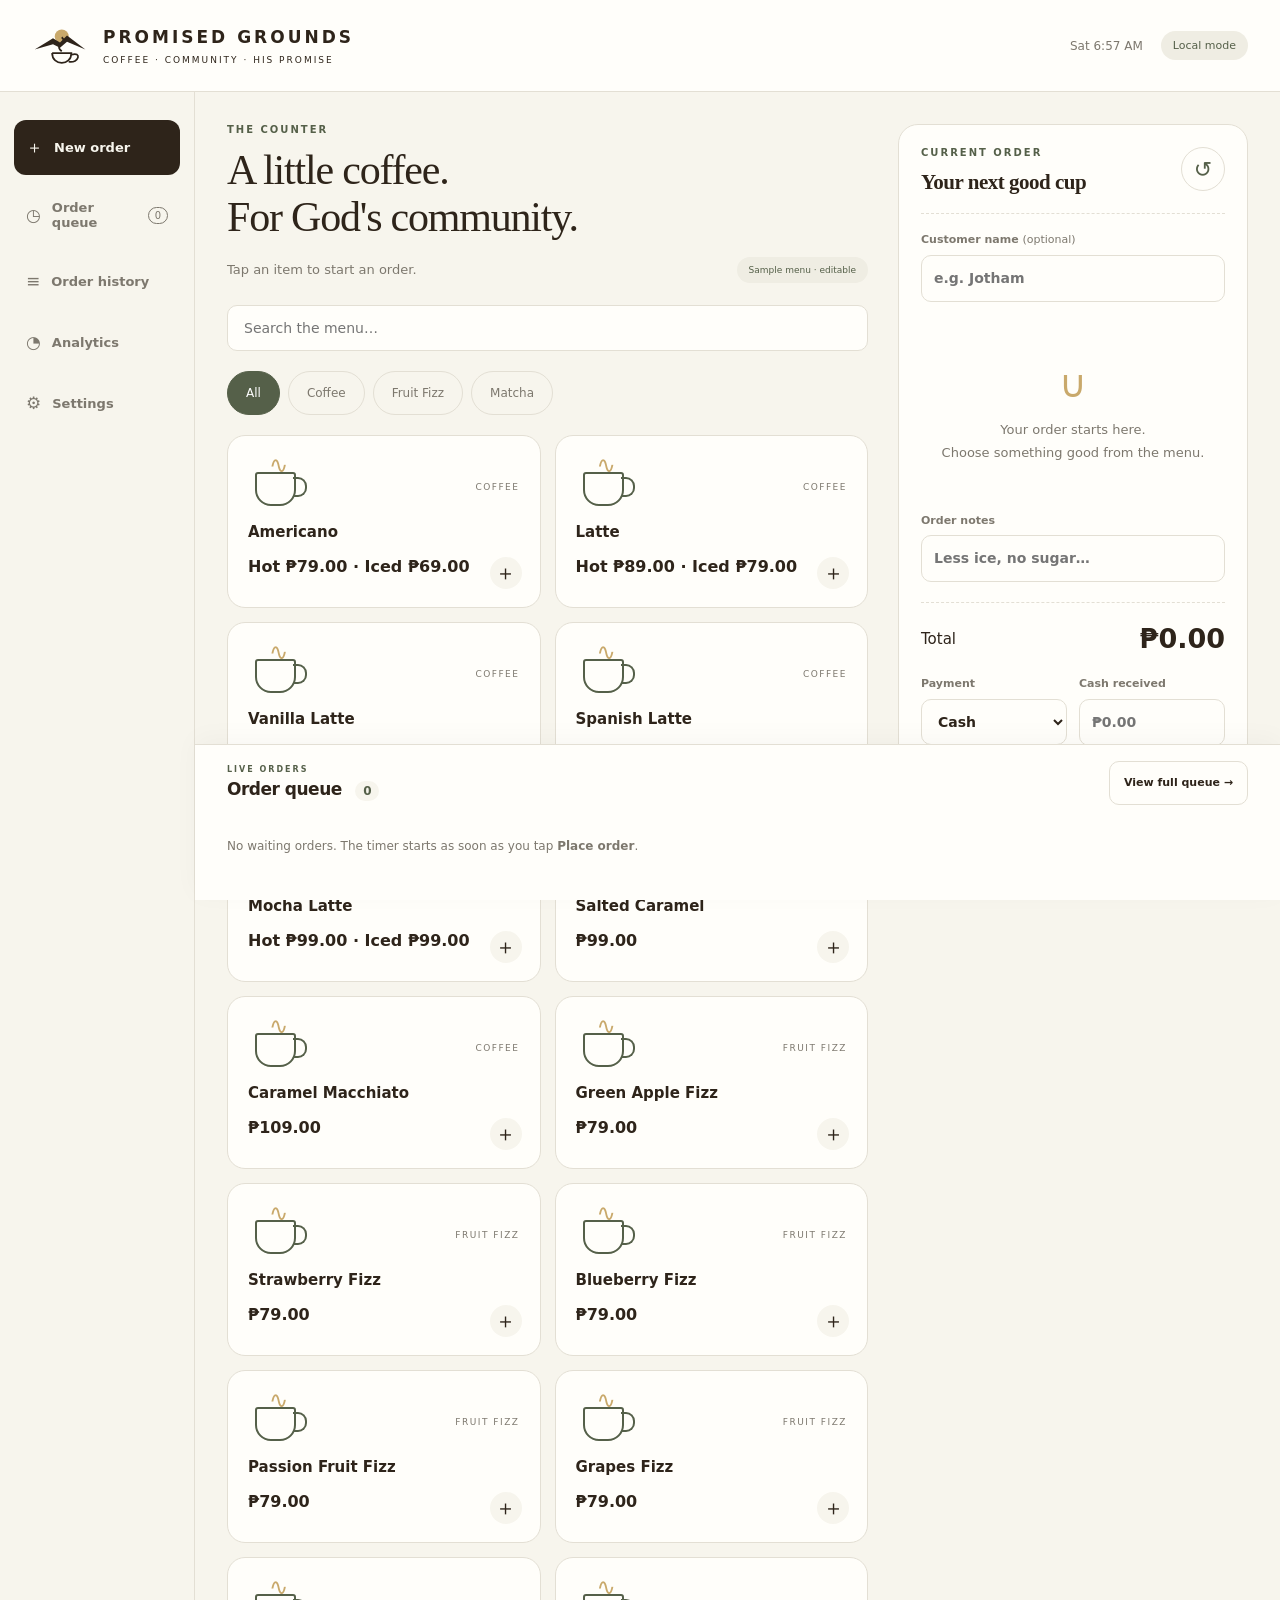
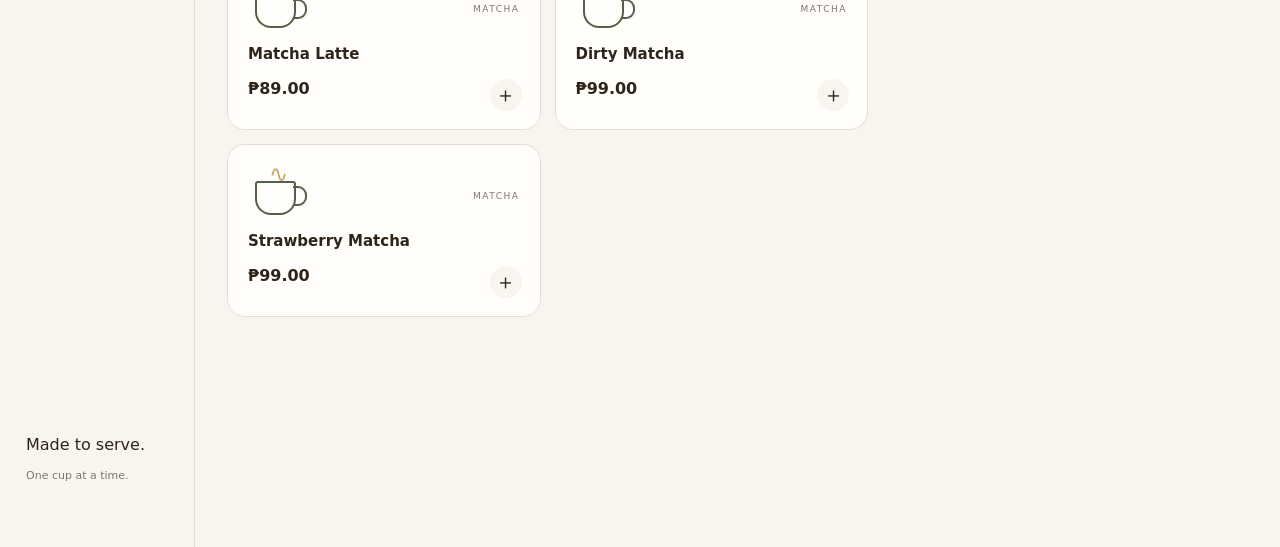
<file: index.html>
<!doctype html>
<html lang="en"><head><meta charset="utf-8"><meta name="viewport" content="width=device-width,initial-scale=1,viewport-fit=cover"><meta name="theme-color" content="#2E241A"><title>Promised Grounds — Café POS</title><link rel="stylesheet" href="styles.css"></head>
<body>
<header><div class="brand"><svg viewBox="0 0 64 48" aria-hidden="true"><circle cx="34" cy="13" r="8" fill="#C9A96B"/><path d="M3 28 24 15 32 20 40 12 61 28 40 19 32 26 24 22Z" fill="currentColor"/><path d="M23 32h22c0 15-22 15-22 0m22 2c12-4 9 10-3 8M34 30c-10-8 8-9 0-16" fill="none" stroke="currentColor" stroke-width="2"/></svg><div><b>PROMISED GROUNDS</b><small>COFFEE · COMMUNITY · HIS PROMISE</small></div></div><div class="header-right"><span id="clock"></span><span class="pill" id="connection">Local mode</span></div></header>
<div class="app"><nav aria-label="Main navigation"><button class="nav active" data-view="sale">＋ <span>New order</span></button><button class="nav" data-view="queue">◷ <span>Order queue</span><em id="queueCount">0</em></button><button class="nav" data-view="history">≡ <span>Order history</span></button><button class="nav" data-view="analytics">◔ <span>Analytics</span></button><button class="nav" data-view="settings">⚙ <span>Settings</span></button><div class="nav-foot">Made to serve.<br><small>One cup at a time.</small></div></nav>
<main>
<section id="sale" class="view"><div class="sale-layout"><div class="menu-area"><div class="eyebrow">THE COUNTER</div><h1>A little coffee.<br>For God's community.</h1><div class="section-line"><p>Tap an item to start an order.</p><span class="badge">Sample menu · editable</span></div><input id="search" type="search" placeholder="Search the menu…" aria-label="Search menu"><div id="categories" class="tabs"></div><div id="products" class="products"></div></div>
<aside class="ticket"><div class="ticket-head"><div><div class="eyebrow">CURRENT ORDER</div><h2>Your next good cup</h2></div><button id="clearCart" class="icon-button" aria-label="Clear cart">↺</button></div><div class="ticket-fields"><label>Customer name <span>(optional)</span><input id="customer" maxlength="80" placeholder="e.g. Jotham"></label></div><div id="cart" class="cart"></div><label class="note">Order notes<input id="notes" maxlength="300" placeholder="Less ice, no sugar…"></label><div class="ticket-bottom"><div class="total"><span>Total</span><b id="total">₱0.00</b></div><div class="split"><label>Payment<select id="payment"><option>Cash</option><option>GCash</option><option>Unpaid</option></select></label><label id="cashLabel">Cash received<input id="cash" type="number" inputmode="decimal" min="0" step="0.01" placeholder="₱0.00"></label></div><div id="change" class="change"></div><button id="placeOrder" class="primary full" disabled>Place order <span>→</span></button><small class="ticket-hint">Waiting timer starts when you place the order.</small></div></aside></div>
<!-- Live queue stays visible at the bottom while the cashier takes new orders. -->
<aside class="counter-queue" aria-labelledby="counterQueueTitle">
  <div class="counter-queue-heading"><div><span class="eyebrow">LIVE ORDERS</span><h2 id="counterQueueTitle">Order queue <span id="counterQueueCount">0</span></h2></div><button id="openFullQueue" class="secondary">View full queue →</button></div>
  <div id="counterQueueList" class="counter-queue-list"></div>
</aside>
</section>
<section id="queue" class="view" hidden><div class="page-head"><div><div class="eyebrow">BEHIND THE COUNTER</div><h1>Every cup, on time.</h1><p>Prepare, mark ready, then hand over with a smile.</p></div><label class="compact">Late after<input id="lateMinutes" type="number" min="1" max="120" value="10"> minutes</label></div><div class="stats" id="queueStats"></div><div id="queueList" class="queue-grid"></div></section>
<section id="history" class="view" hidden><div class="page-head"><div><div class="eyebrow">THE DAY'S STORY</div><h1>Order history</h1><p>Your orders stay on this iPad, even after a refresh.</p></div><button id="exportCsv" class="secondary">↓ Export all orders</button></div><div class="stats" id="historyStats"></div><div class="history-filters"><input id="historySearch" type="search" placeholder="Find an order or customer…" aria-label="Search orders"><input id="historyDate" type="date" aria-label="Filter order date"><button id="resetHistory" class="secondary">All dates</button></div><div id="historyList"></div></section>
<section id="analytics" class="view" hidden>
<div class="page-head"><div><div class="eyebrow">THE NUMBERS BEHIND THE COUNTER</div><h1>Sales analytics</h1><p>Collected sales, product costs, and estimated profit from records synced to Supabase.</p></div><div class="analytics-filters"><label>From<input id="analyticsStart" type="date"></label><label>To<input id="analyticsEnd" type="date"></label><button id="refreshAnalytics" class="secondary">Refresh</button></div></div>
<div id="analyticsStatus" class="analytics-status" role="status">Sign in as staff to load analytics.</div>
<div class="stats analytics-stats" id="analyticsStats"></div>
<div class="analytics-grid"><article class="panel"><h2>Most ordered products</h2><p>Share of units sold during the selected period.</p><div id="productPie" class="product-pie"><span>No sales data</span></div><div id="productLegend" class="product-legend"></div></article><article class="panel"><h2>Product cost breakdown</h2><p>Quantity sold × current saved cost to make each item.</p><div id="productCostBreakdown" class="expense-list"></div></article></div>
<p class="analytics-note">Revenue includes collected Cash and GCash orders only. Cancelled, unpaid, queued, and ready orders are excluded. Estimated profit is collected revenue minus product costs; it does not deduct labor, rent, utilities, or other operating costs. Current saved product costs are also applied when viewing past sales. Reports include orders synced to Supabase.</p>
</section>
<section id="settings" class="view" hidden><div class="eyebrow">MAKE IT YOURS</div><h1>A counter that fits you.</h1><p>Menu, connection, and the details that keep service smooth.</p><div class="settings-grid"><article class="panel"><h2>Customer Live Orders</h2><p>Publish your queue so customers can check it from their phones. Only first names, order numbers, timers, and statuses are public.</p><a href="live/" target="_blank" rel="noopener">Open customer order board ↗</a><p><small>Share this link or make a QR code for it after Netlify deployment.</small></p><p id="cloudSetupStatus"></p><form id="staffLogin"><label>Staff email<input id="staffEmail" type="email" autocomplete="username" required></label><label>Staff password<input id="staffPassword" type="password" autocomplete="current-password" required></label><button id="staffSignIn" class="primary">Sign in & publish pending orders</button></form><div class="actions"><button id="cloudRetry" class="secondary">Retry live queue sync</button><button id="staffSignOut" class="secondary">Sign out</button></div><p id="cloudMessage" role="status"></p><a href="LIVE-SETUP.md" download>Download the free setup guide ↗</a></article><article class="panel"><h2>Google Sheets</h2><p>Connect your own sheet using the included Apps Script. Orders and status changes sync with an acknowledgement; pending records stay saved for retry.</p><ol><li>Open a Google Sheet → Extensions → Apps Script.</li><li>Paste <a href="google-sheets.gs" download>google-sheets.gs</a>. Set the sheet ID and a private sync key.</li><li>Deploy as a Web app: execute as yourself, access “Anyone”.</li><li>Paste the deployment URL and matching key below.</li></ol><label>Apps Script Web app URL<input id="sheetUrl" type="url" placeholder="https://script.google.com/macros/s/…/exec"></label><label>Sync key<input id="sheetKey" type="password" autocomplete="off" placeholder="Your key from Apps Script"></label><div class="actions"><button id="saveConnection" class="primary">Save connection</button><button id="syncNow" class="secondary">Retry pending</button></div><p id="syncMessage" role="status"></p><small>The key is stored on this device. Use this POS only on trusted staff devices. A connection is required before live Sheets logging works.</small></article><article class="panel"><h2>Product costs</h2><p>Set the cost to make each menu item. These values are used to calculate product cost and estimated profit in Analytics.</p><p id="productCostMessage" role="status">Sign in as approved staff to load and edit product costs.</p><div id="productCostEditor" class="product-cost-editor"></div><small>Amounts are per item. Changes apply to all dates in Analytics, including past orders.</small></article><article class="panel"><h2>Your menu</h2><p>Menu changes are shared through Supabase when staff access is configured.</p><p id="menuSyncStatus" role="status">Shared menu not loaded yet.</p><div class="actions"><button id="refreshMenu" class="secondary">Refresh shared menu</button></div><div id="menuEditor"></div><button id="addProduct" class="secondary full">＋ Add menu item</button><hr><h2>Proofing & editing</h2><p>Colors live in <code>styles.css</code>. The default menu and order logic live in <code>app.js</code>. You can also edit the menu right here.</p><a href="README.md" download>Download the editing & setup guide ↗</a><p><small>Records are saved per browser/device. Other iPads do not share the live queue. Export a backup before clearing Safari data.</small></p></article></div></section>
</main></div><div id="toast" role="status" aria-live="polite"></div>
<dialog id="productDialog"><form id="productForm"><div class="eyebrow">MENU EDITOR</div><h2 id="editorTitle">Edit menu item</h2><label>Name<input id="editName" required maxlength="60"></label><label>Category<input id="editCategory" required maxlength="30"></label><label>Description<input id="editDescription" maxlength="100"></label><div id="singlePriceFields"><label>Price (₱)<input id="editPrice" type="number" min="0.01" step="0.01"></label></div>
<label class="check"><input id="editHotIced" type="checkbox"> Offer Hot and Iced options with separate prices</label>
<div id="temperaturePrices" hidden>
<label>Hot price (₱)<input id="editHotPrice" type="number" min="0" step="0.01"></label>
<label>Iced price (₱)<input id="editIcedPrice" type="number" min="0" step="0.01"></label>
</div>
<label class="check"><input id="editAvailable" type="checkbox" checked> Available to order</label><div class="actions"><button type="button" id="closeEditor" class="secondary">Cancel</button><button class="primary">Save item</button></div></form></dialog>
<dialog id="variationDialog"><div class="eyebrow">CHOOSE VARIATION</div><h2 id="variationTitle">Choose temperature</h2><div class="actions"><button id="variationHot" class="secondary">Hot</button><button id="variationIced" class="primary">Iced</button></div><div class="actions"><button id="closeVariation" class="secondary">Cancel</button></div></dialog>
<script type="module" src="app.js"></script></body></html>
</file>
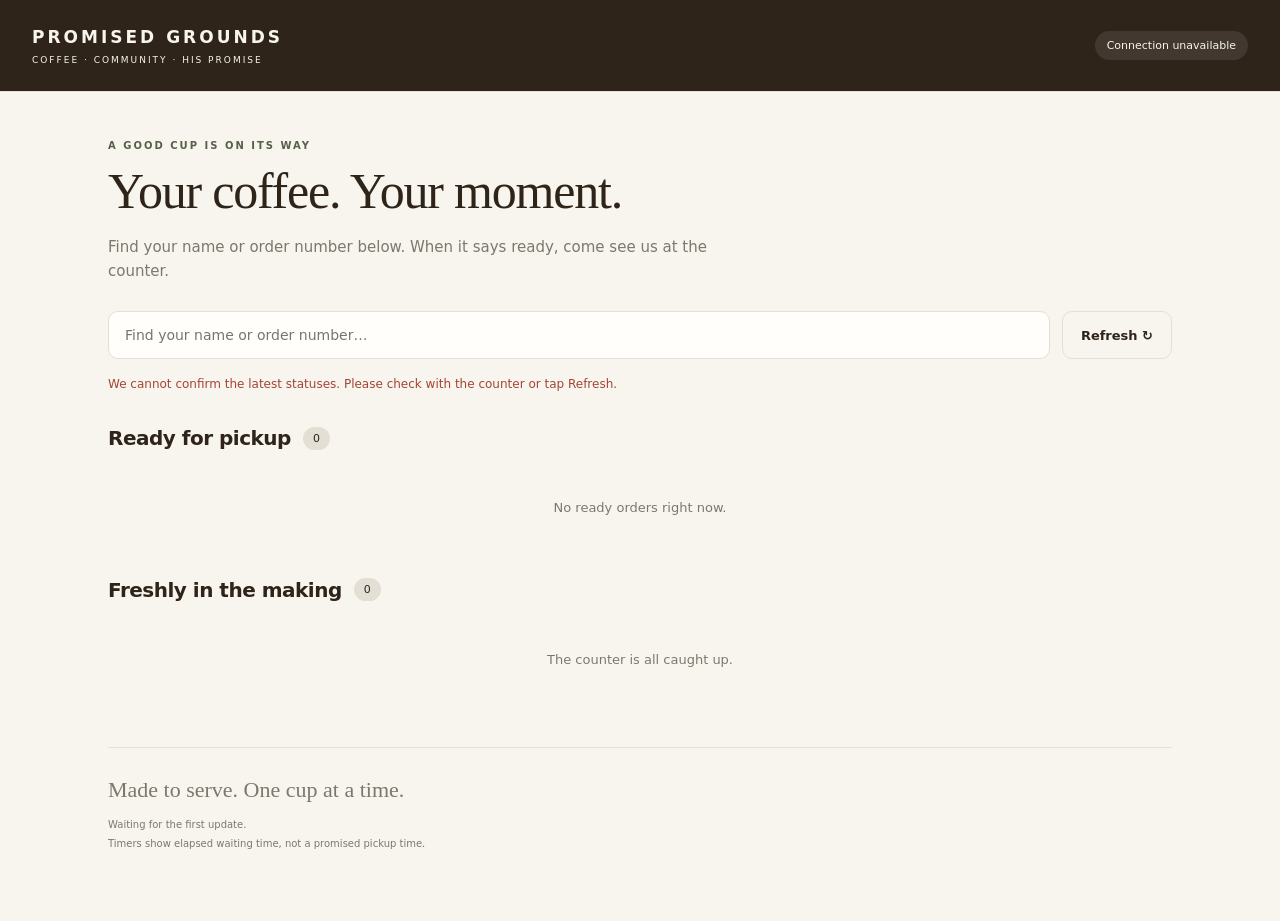
<file: live/index.html>
<!doctype html><html lang="en"><head><meta charset="utf-8"><meta name="viewport" content="width=device-width,initial-scale=1"><meta name="theme-color" content="#2e241a"><title>Live Orders — Promised Grounds</title><link rel="stylesheet" href="../styles.css"><link rel="stylesheet" href="../live.css"></head><body class="customer-page">
<header><div class="brand"><div><b>PROMISED GROUNDS</b><small>COFFEE · COMMUNITY · HIS PROMISE</small></div></div><span class="pill" id="liveConnection">Connecting…</span></header>
<main class="live-main"><div class="eyebrow">A GOOD CUP IS ON ITS WAY</div><h1>Your coffee. Your moment.</h1><p>Find your name or order number below. When it says ready, come see us at the counter.</p><div class="live-controls"><input id="findOrder" type="search" placeholder="Find your name or order number…" aria-label="Find your order"><button id="refreshLive" class="secondary">Refresh ↻</button></div><div id="liveMessage" class="live-message" role="status"></div>
<section aria-labelledby="readyHeading"><div class="live-section-title"><h2 id="readyHeading">Ready for pickup</h2><span id="readyCount">0</span></div><div id="readyOrders" class="live-grid"></div></section>
<section aria-labelledby="preparingHeading"><div class="live-section-title"><h2 id="preparingHeading">Freshly in the making</h2><span id="preparingCount">0</span></div><div id="preparingOrders" class="live-grid"></div></section>
<footer class="live-footer"><p>Made to serve. One cup at a time.</p><small id="lastUpdated">Waiting for the first update.</small><small>Timers show elapsed waiting time, not a promised pickup time.</small></footer></main><script type="module" src="../live.js"></script></body></html>
</file>
<file: styles.css>
/* BRAND: edit these variables to change the full color palette. */
:root{--earth:#2e241a;--sand:#c9a96b;--olive:#556049;--cream:#f7f5ed;--charcoal:#1a1a1a;--muted:#7d786e;--line:#e3dfd4;--paper:#fffefa;--danger:#a44435;--radius:18px}
*{box-sizing:border-box}body{margin:0;background:var(--cream);color:var(--earth);font-family:Montserrat,'Avenir Next',Avenir,system-ui,sans-serif;font-size:15px}button,input,select{font:inherit}button,a,input,select{-webkit-tap-highlight-color:transparent}button{cursor:pointer;touch-action:manipulation}button:disabled{opacity:.4;cursor:not-allowed}button:focus-visible,a:focus-visible,input:focus-visible,select:focus-visible{outline:3px solid var(--sand);outline-offset:3px}header{height:92px;display:flex;align-items:center;justify-content:space-between;padding:0 32px;border-bottom:1px solid var(--line);background:var(--paper)}.brand{display:flex;align-items:center;gap:15px}.brand svg{width:56px}.brand b{font-size:17px;letter-spacing:3px}.brand small{display:block;font-size:9px;letter-spacing:2px;margin-top:8px}.header-right{display:flex;gap:18px;align-items:center;color:var(--muted);font-size:12px}.pill,.badge{border-radius:30px;padding:8px 12px;font-size:11px;background:#efede3;color:var(--olive)}.app{display:grid;grid-template-columns:195px 1fr;min-height:calc(100vh - 92px)}nav{padding:28px 14px;border-right:1px solid var(--line);display:flex;flex-direction:column;gap:9px}.nav{border:0;background:transparent;color:var(--muted);padding:16px 12px;min-height:52px;text-align:left;border-radius:12px;display:flex;gap:11px;align-items:center;font-size:17px}.nav span{font-size:13px;font-weight:600}.nav.active{background:var(--earth);color:var(--cream)}.nav em{font-size:10px;font-style:normal;border:1px solid currentColor;border-radius:20px;padding:2px 6px;margin-left:auto}.nav-foot{margin-top:auto;padding:30px 12px;font-size:16px;line-height:1.8}.nav-foot small{font-size:11px;color:var(--muted)}main{min-width:0}.view{padding:32px}.view[hidden]{display:none}.sale-layout{display:grid;grid-template-columns:minmax(0,1fr) 350px;gap:30px}.eyebrow{font-size:10px;font-weight:700;letter-spacing:2px;color:var(--olive);margin-bottom:12px}h1{font-family:Georgia,'Times New Roman',serif;font-weight:400;font-size:42px;line-height:1.12;margin:0 0 16px;letter-spacing:-1.2px}h2{font-size:18px;letter-spacing:-.5px;font-weight:600;margin:0 0 14px}p{line-height:1.6;color:var(--muted);margin:0 0 22px}.section-line{display:flex;gap:10px;align-items:center;justify-content:space-between;margin-bottom:22px}.section-line p{margin:0;font-size:13px}.badge{font-size:9px;white-space:nowrap}input,select{width:100%;border:1px solid var(--line);border-radius:10px;background:var(--paper);color:var(--earth);min-height:46px;padding:12px;font-size:14px}input[type=search]{padding:14px 16px}label{display:block;font-size:11px;font-weight:600;color:var(--muted);line-height:1.5}label input,label select{margin-top:6px}label span{font-weight:400}.tabs{display:flex;gap:8px;flex-wrap:wrap;margin:20px 0}.tabs button{background:transparent;border:1px solid var(--line);color:var(--muted);border-radius:30px;padding:12px 18px;font-size:12px;min-height:44px}.tabs button.active{background:var(--olive);color:white;border-color:var(--olive)}.products{display:grid;grid-template-columns:repeat(2,minmax(0,1fr));gap:14px}.product{position:relative;border:1px solid var(--line);background:var(--paper);border-radius:var(--radius);text-align:left;padding:20px;min-height:173px;color:var(--earth);transition:transform .15s}.product:active{transform:scale(.97)}.product-art{display:flex;align-items:center;gap:10px;margin-bottom:17px}.cup{width:41px;height:34px;border:2px solid var(--olive);border-radius:3px 3px 16px 16px;position:relative;margin:5px 7px 0}.cup:after{content:'';position:absolute;width:12px;height:16px;border:2px solid var(--olive);border-left:0;right:-13px;top:3px;border-radius:0 9px 9px 0}.cup:before{content:'∿';position:absolute;top:-22px;left:12px;font-size:23px;color:var(--sand)}.product-art small{font-size:9px;letter-spacing:1.5px;color:var(--muted);margin-left:auto}.product b{font-size:15px;display:block}.product p{font-size:11px;margin:6px 0 16px;line-height:1.4}.product-price{font-size:16px;font-weight:600}.add-circle{position:absolute;bottom:18px;right:18px;border-radius:50%;width:32px;height:32px;display:grid;place-items:center;background:var(--cream);font-size:21px}.ticket{background:var(--paper);border:1px solid var(--line);border-radius:20px;padding:22px;align-self:start;position:sticky;top:20px}.ticket-head{display:flex;justify-content:space-between;border-bottom:1px dashed var(--line);padding-bottom:18px;margin-bottom:18px}.ticket-head h2{font-family:Georgia,serif;font-size:21px;margin:0}.icon-button{width:44px;height:44px;border:1px solid var(--line);background:transparent;border-radius:50%;font-size:22px;color:var(--olive)}.ticket-fields{display:grid;gap:12px}.split{display:grid;grid-template-columns:1fr 1fr;gap:12px}.cart{padding:20px 0;min-height:145px}.empty{padding:28px 12px;text-align:center;color:var(--muted);font-size:13px;line-height:1.8}.empty-symbol{font-family:Georgia,serif;color:var(--sand);font-size:38px;display:block}.cart-row{margin-bottom:14px;padding-bottom:14px;border-bottom:1px solid var(--line)}.cart-row-top{display:flex;justify-content:space-between;gap:10px;font-size:13px;margin-bottom:8px}.qty{display:flex;align-items:center;gap:12px}.qty button{border:1px solid var(--line);background:var(--cream);color:var(--earth);border-radius:9px;width:44px;height:44px;font-size:20px}.qty span{font-size:13px}.cart-row small{margin-left:auto;color:var(--muted)}.ticket-bottom{border-top:1px dashed var(--line);margin-top:20px;padding-top:20px}.total{display:flex;justify-content:space-between;align-items:center;margin-bottom:22px}.total b{font-size:27px;font-weight:600}.primary,.secondary{min-height:48px;border-radius:10px;padding:13px 18px;font-weight:600;font-size:13px}.primary{background:var(--earth);color:var(--cream);border:1px solid var(--earth)}.secondary{background:transparent;color:var(--earth);border:1px solid var(--line)}.full{width:100%}.full.primary{display:flex;justify-content:space-between;margin-top:16px}.ticket-hint{display:block;font-size:9px;text-align:center;color:var(--muted);margin-top:12px}.change{font-size:12px;color:var(--olive);padding-top:10px}.page-head{display:flex;justify-content:space-between;gap:24px;align-items:center;margin-bottom:24px}.compact input{width:65px;display:inline-block;margin:0 8px}.stats{display:grid;grid-template-columns:repeat(3,1fr);gap:15px;margin-bottom:28px}.stat{border-bottom:1px solid var(--line);padding:15px 0}.stat b{font-size:30px;display:block;font-weight:500}.stat small{font-size:11px;color:var(--muted)}.queue-grid{display:grid;grid-template-columns:repeat(auto-fill,minmax(270px,1fr));gap:18px}.order-card,.panel{border:1px solid var(--line);border-radius:var(--radius);background:var(--paper);padding:22px}.order-top{display:flex;align-items:center;justify-content:space-between;margin-bottom:18px}.order-number{font-size:19px;font-weight:600}.status{border-radius:25px;background:#efe9df;padding:7px 10px;font-size:10px;color:var(--earth)}.status.ready{background:#e4eadf;color:var(--olive)}.status.cancelled{color:var(--danger)}.wait{font-size:35px;font-variant-numeric:tabular-nums;color:var(--olive);margin:8px 0 15px}.wait.late{color:var(--danger)}.order-card p{font-size:12px;margin-bottom:10px}.order-card ul{padding-left:18px;font-size:13px;line-height:1.8}.order-card footer{border-top:1px dashed var(--line);margin-top:16px;padding-top:15px}.actions{display:flex;gap:8px;flex-wrap:wrap;margin-top:16px}.cancel{background:transparent;border:0;color:var(--muted);padding:12px;font-size:11px;min-height:44px}.sync-label{display:block;color:var(--muted);font-size:10px;margin-top:10px}.history-filters{display:flex;gap:12px;margin-bottom:20px}.history-filters input:first-child{flex:1}.history-filters input[type=date]{width:180px}.history-row{background:var(--paper);border:1px solid var(--line);border-radius:12px;padding:18px;margin-bottom:12px}.history-line{display:flex;justify-content:space-between;align-items:center;gap:12px}.history-row p{font-size:12px;margin:10px 0}.settings-grid{display:grid;grid-template-columns:1fr 1fr;gap:22px}.panel p,.panel li{font-size:13px;line-height:1.7}.panel ol{padding-left:20px;color:var(--muted);margin-bottom:24px}.panel label{margin-bottom:14px}.panel small{color:var(--muted);font-size:11px;line-height:1.6}.panel a{color:var(--olive);text-underline-offset:4px}hr{border:0;border-top:1px solid var(--line);margin:26px 0}.menu-edit-row{display:flex;align-items:center;gap:12px;padding:12px 0;border-bottom:1px solid var(--line)}.menu-edit-row div{flex:1}.menu-edit-row b{font-size:12px}.menu-edit-row small{display:block}.menu-edit-row button{padding:10px;min-height:44px}.panel .full{margin-top:16px}dialog{border:1px solid var(--line);border-radius:20px;padding:28px;width:min(440px,90vw);color:var(--earth);background:var(--paper)}dialog::backdrop{background:#2e241a80}dialog label{margin:14px 0}.check{display:flex;align-items:center;gap:10px}.check input{width:20px;min-height:20px;margin:0}#toast{position:fixed;bottom:24px;left:50%;transform:translateX(-50%);padding:15px 22px;border-radius:12px;background:var(--earth);color:var(--cream);font-size:13px;box-shadow:0 8px 28px #0002;display:none;z-index:5;max-width:90vw}#toast.show{display:block}code{background:var(--cream);padding:2px 4px}
@media(min-width:1400px){.products{grid-template-columns:repeat(3,1fr)}.sale-layout{grid-template-columns:1fr 390px}.view{padding:42px}}
@media(max-width:1100px){header{padding:0 22px}.app{grid-template-columns:82px 1fr}nav{padding:24px 9px}.nav{justify-content:center;font-size:22px;flex-wrap:wrap;gap:3px}.nav span{font-size:9px;width:100%;text-align:center}.nav em{margin:0}.nav-foot{display:none}.view{padding:24px}.sale-layout{gap:20px;grid-template-columns:minmax(0,1fr) 320px}.ticket{padding:18px}h1{font-size:35px}.section-line{display:block}.section-line .badge{display:inline-block;margin-top:10px}.product{padding:16px}.header-right #clock{display:none}}
@media(max-width:760px){header{height:80px;padding:0 15px}.brand b{font-size:12px;letter-spacing:2px}.brand small{font-size:7px;letter-spacing:1px}.brand svg{width:40px}.pill{font-size:9px;padding:6px 9px}.app{display:block}nav{flex-direction:row;position:sticky;top:0;background:var(--cream);z-index:2;border-right:0;border-bottom:1px solid var(--line);padding:8px;gap:6px}.nav{flex:1;min-height:54px;font-size:17px;padding:7px}.nav span{font-size:10px}.view{padding:20px}.sale-layout{display:block}.ticket{position:static;margin-top:25px}.products{grid-template-columns:1fr 1fr}.settings-grid{grid-template-columns:1fr}.page-head{align-items:flex-start;flex-direction:column}.history-filters{flex-wrap:wrap}.history-filters input:first-child{width:100%;flex:auto}.history-line{flex-wrap:wrap}.stat b{font-size:24px}h1{font-size:34px}}

/* Bottom counter queue: visible during checkout, with horizontal touch scrolling. */
#sale{padding-bottom:230px}
.counter-queue{position:fixed;bottom:0;left:195px;right:0;z-index:3;padding:16px 32px 20px;background:var(--paper);border-top:1px solid var(--line);box-shadow:0 -6px 24px #2e241a08}
.counter-queue-heading{display:flex;align-items:center;justify-content:space-between;gap:16px;margin-bottom:12px}
.counter-queue-heading .eyebrow{font-size:8px;margin:0 0 5px;display:block}
.counter-queue-heading h2{margin:0;font-size:17px}
.counter-queue-heading h2 span{display:inline-block;margin-left:8px;padding:3px 8px;border-radius:20px;background:var(--cream);color:var(--olive);font-size:12px}
.counter-queue-heading button{font-size:11px;min-height:44px;padding:10px 14px}
.counter-queue-list{display:flex;gap:12px;overflow-x:auto;overscroll-behavior-x:contain;padding-bottom:4px}
.counter-order{display:flex;align-items:center;gap:16px;flex:0 0 430px;min-width:0;padding:14px 16px;border:1px solid var(--line);border-radius:12px;background:var(--cream)}
.counter-order-details{flex:1;min-width:0;display:grid;gap:5px}
.counter-order-details b{font-size:11px}
.counter-order-details span{font-size:12px;white-space:nowrap;overflow:hidden;text-overflow:ellipsis}
.counter-order-details small{font-size:10px;color:var(--muted);white-space:nowrap;overflow:hidden;text-overflow:ellipsis}
.counter-order-timing{text-align:center;flex-shrink:0}
.counter-order-timing .wait{display:block;font-size:28px;margin:0 0 4px}
.counter-order-timing small{display:block;color:var(--muted);font-size:8px}
.counter-order button{font-size:11px;padding:10px;min-height:44px;flex-shrink:0}
.counter-queue-empty{padding:20px 0;color:var(--muted);font-size:12px;line-height:1.6}
@media(max-width:1100px){.counter-queue{left:82px;padding:14px 24px 18px}}
@media(max-width:760px){.counter-queue{left:0;padding:12px 16px calc(12px + env(safe-area-inset-bottom))}.counter-order{flex-basis:355px;gap:10px;padding:12px}.counter-order-timing .wait{font-size:25px}#sale{padding-bottom:245px}}

/* Analytics dashboard */
.analytics-filters{display:flex;align-items:end;gap:10px;flex-wrap:wrap}.analytics-filters label{min-width:145px}.analytics-filters input{margin-top:4px}.analytics-status{font-size:12px;color:var(--muted);margin:0 0 16px}.analytics-stats{grid-template-columns:repeat(4,minmax(0,1fr))}.analytics-grid{display:grid;grid-template-columns:minmax(280px,1fr) minmax(280px,1fr);gap:20px}.product-pie{width:220px;height:220px;border-radius:50%;margin:20px auto;display:grid;place-items:center}.product-pie>span{width:112px;height:112px;border-radius:50%;background:var(--paper);display:flex;flex-direction:column;align-items:center;justify-content:center;font-size:22px}.product-pie small{font-size:10px;color:var(--muted)}.product-legend{display:grid;gap:9px}.legend-row,.expense-row{display:flex;align-items:center;gap:10px;font-size:12px}.legend-row i{width:12px;height:12px;border-radius:3px;flex-shrink:0}.legend-row span,.expense-row>div{flex:1}.legend-row b,.expense-row strong{font-variant-numeric:tabular-nums}.ad-cost-total{font-size:30px;margin:16px 0 20px}.expense-list{display:grid;gap:12px}.expense-row{border-top:1px solid var(--line);padding-top:12px}.expense-row small{display:block;color:var(--muted);margin-top:4px}.analytics-note{font-size:11px;margin-top:18px;max-width:900px}.settings-grid form label{margin-bottom:12px}
@media(max-width:900px){.analytics-grid{grid-template-columns:1fr}.analytics-stats{grid-template-columns:repeat(2,minmax(0,1fr))}}

/* Editable menu production costs */
.product-cost-editor{display:grid;gap:4px}.cost-edit-row{gap:10px;flex-wrap:wrap}.cost-input-label{width:130px;flex:0 0 130px}.cost-input-label input{margin-top:4px}.cost-edit-row button{min-width:68px}
</file>
<file: live.css>
.customer-page header{background:var(--earth);color:var(--cream)}
.customer-page header .pill{background:#f7f5ed18;color:var(--cream)}
.live-main{max-width:1120px;margin:0 auto;padding:48px 28px}
.live-main h1{font-size:50px}.live-main>p{max-width:650px}
.live-controls{display:flex;gap:12px;margin:28px 0 16px}.live-controls input{flex:1}.live-controls button{flex-shrink:0}
.live-message{font-size:12px;color:var(--olive);line-height:1.6;margin-bottom:32px}.live-message.error{color:var(--danger)}
.live-section-title{display:flex;align-items:center;gap:12px;margin:30px 0 18px}.live-section-title h2{margin:0;font-size:20px}.live-section-title span{background:var(--line);padding:5px 10px;border-radius:30px;font-size:11px}
.live-grid{display:grid;grid-template-columns:repeat(auto-fit,minmax(240px,1fr));gap:16px}
.live-card{border:1px solid var(--line);border-radius:18px;padding:24px;background:var(--paper)}
.live-card.ready{background:var(--olive);color:var(--cream);border-color:var(--olive)}
.live-card .live-number{font-size:10px;letter-spacing:1px;opacity:.7}.live-card h3{font-family:Georgia,serif;font-weight:400;font-size:29px;margin:14px 0 18px}
.live-card .live-time{font-size:32px;font-variant-numeric:tabular-nums;display:block;margin:14px 0 6px}.live-card small{font-size:11px;opacity:.75}.live-state{display:inline-block;border:1px solid currentColor;border-radius:30px;padding:8px 12px;font-size:11px}
.live-footer{margin-top:48px;border-top:1px solid var(--line);padding:24px 0}.live-footer p{font-family:Georgia,serif;font-size:22px;margin-bottom:12px}.live-footer small{display:block;color:var(--muted);font-size:10px;margin-top:8px}
@media(max-width:600px){.live-main{padding:32px 20px}.live-main h1{font-size:36px}.live-controls{gap:8px}.live-controls button{padding:12px}.live-grid{grid-template-columns:1fr}.customer-page header .brand b{font-size:11px}}
</file>
